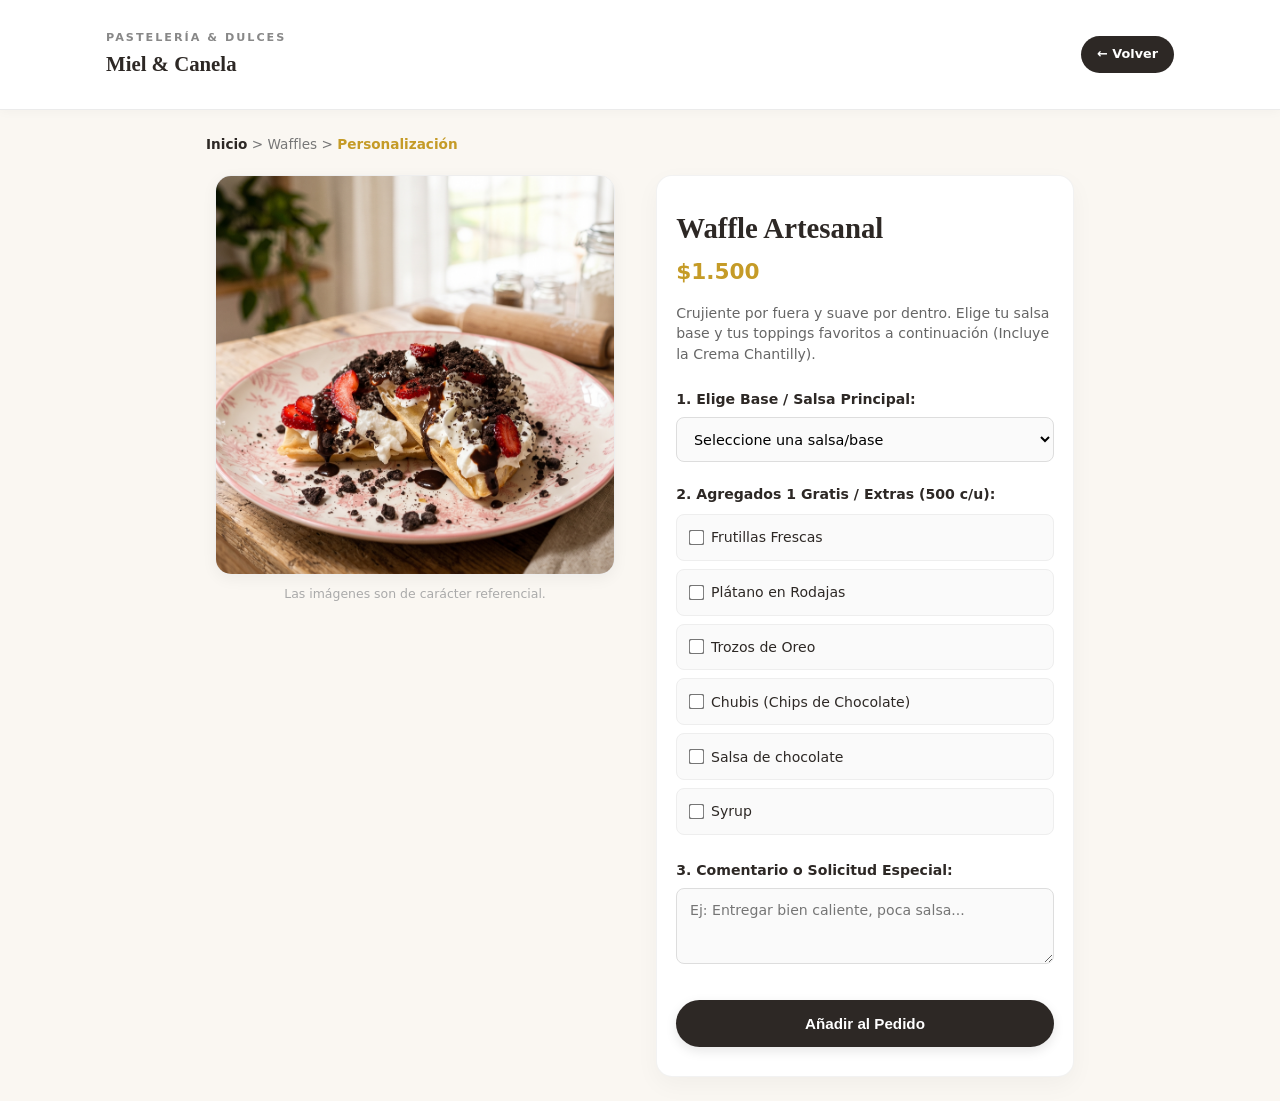
<file: personalizar.html>
<!DOCTYPE html>
<html lang="es">
<head>
  <meta charset="UTF-8">
  <meta name="viewport" content="width=device-width, initial-scale=1.0, maximum-scale=1.0, user-scalable=no">
  <title>Personaliza tu Waffle | Miel & Canela</title>
  
  <!-- Estilos principales de la web -->
  <link rel="stylesheet" href="style.css">

  <style>
    /* ESTILOS RESPONSIVOS PARA MÓVILES */
    .custom-container {
      padding: 1.5rem 1rem;
      max-width: 900px;
      margin: 0 auto;
      box-sizing: border-box;
    }

    .custom-grid {
      display: grid;
      grid-template-columns: repeat(auto-fit, minmax(280px, 1fr));
      gap: 2rem;
      align-items: start;
    }

    .custom-card {
      background: #fff;
      padding: 1.8rem 1.2rem;
      border-radius: 16px;
      border: 1px solid rgba(0,0,0,0.05);
      box-shadow: 0 8px 25px rgba(0,0,0,0.04);
      box-sizing: border-box;
    }

    /* Adaptaciones específicas para pantallas pequeñas (Celulares) */
    @media (max-width: 600px) {
      .custom-container {
        padding: 1rem 0.8rem;
      }

      .custom-grid {
        grid-template-columns: 1fr; /* Una sola columna fluida */
        gap: 1.2rem;
      }

      .custom-card {
        padding: 1.2rem 1rem; /* Padding más ajustado para aprovechar espacio */
        border-radius: 12px;
      }

      .custom-title {
        font-size: 1.6rem !important;
      }

      .custom-price {
        font-size: 1.25rem !important;
      }

      /* Botón de acción grande y cómodo para tocar con el pulgar */
      .btn-submit-mobile {
        padding: 1.1rem !important;
        font-size: 1.05rem !important;
      }

      /* Ajuste de etiquetas de checkboxes */
      .extra-item-label {
        padding: 0.75rem 0.6rem !important;
        font-size: 0.88rem !important;
      }
    }
  </style>
</head>
<body>

  <!-- NAVEGACIÓN COMPACTA -->
  <header class="navbar">
    <div class="nav-container" style="display: flex; justify-content: space-between; align-items: center; max-width: 1100px; margin: 0 auto; padding: 0.8rem 1rem;">
      <a href="index.html" class="brand" style="text-decoration: none; color: inherit;">
        <span class="brand-sub" style="display: block; font-size: 0.7rem; letter-spacing: 2px; color: #888;">PASTELERÍA & DULCES</span>
        <h1 class="brand-title" style="font-family: 'Playfair Display', serif; font-size: 1.3rem; margin: 0;">Miel & Canela</h1>
      </a>
      
      <a href="index.html" class="btn" style="text-decoration: none; padding: 0.5rem 1rem; background: #2D2825; color: #fff; border-radius: 50px; font-weight: 600; font-size: 0.8rem; white-space: nowrap;">
        ← Volver
      </a>
    </div>
  </header>

  <!-- SECCIÓN PRINCIPAL DE PERSONALIZACIÓN -->
  <main class="custom-container">
    
    <!-- Migas de pan -->
    <nav style="font-size: 0.85rem; color: #777; margin-bottom: 1.2rem; overflow-x: auto; white-space: nowrap;">
      <a href="index.html" style="color: #2D2825; text-decoration: none; font-weight: 600;">Inicio</a> 
      &gt; <span>Waffles</span> &gt; <strong style="color: #C59B27;">Personalización</strong>
    </nav>

    <div class="custom-grid">
      
      <!-- FOTO E INFORMACIÓN DEL PRODUCTO -->
      <div>
        <div style="border-radius: 16px; overflow: hidden; background: #fafafa; border: 1px solid #eee; aspect-ratio: 1/1; box-shadow: 0 4px 15px rgba(0,0,0,0.05); width: 100%; max-width: 400px; margin: 0 auto;">
          <img id="waffleImg" src="waffles.jpg" alt="Waffle Artesanal" style="width: 100%; height: 100%; object-fit: cover;" onerror="this.src='https://via.placeholder.com/400x400?text=Waffle+Artesanal'">
        </div>
        <p style="font-size: 0.78rem; color: #aaa; text-align: center; margin-top: 0.6rem;">
          Las imágenes son de carácter referencial.
        </p>
      </div>

      <!-- FORMULARIO DE SELECCIÓN Y EXTRAS -->
      <div class="custom-card">
        <h2 class="custom-title" style="font-family: 'Playfair Display', serif; font-size: 1.8rem; margin: 0 0 0.3rem 0; color: #2D2825;">
          Waffle Artesanal
        </h2>
        <p class="custom-price" style="font-size: 1.35rem; font-weight: 700; color: #C59B27; margin: 0 0 0.8rem 0;">
          $1.500
        </p>
        <p style="color: #666; font-size: 0.88rem; line-height: 1.45; margin-bottom: 1.5rem;">
          Crujiente por fuera y suave por dentro. Elige tu salsa base y tus toppings favoritos a continuación (Incluye la Crema Chantilly).
        </p>

        <form id="waffleCustomForm">
          
          <!-- 1. SALSA PRINCIPAL -->
          <div style="margin-bottom: 1.3rem;">
            <label style="display: block; font-weight: 700; margin-bottom: 0.4rem; color: #2D2825; font-size: 0.88rem;">
              1. Elige Base / Salsa Principal:
            </label>
            <select id="waffleSauce" style="width: 100%; padding: 0.8rem; border: 1px solid #ddd; border-radius: 8px; font-size: 0.9rem; font-family: inherit; background: #fafafa; box-sizing: border-box;">
                <option value="" selected disabled>Seleccione una salsa/base</option>
                <option value="Crema Chantilly" >Crema Chantilly</option>
            </select>
          </div>

          <!-- 2. EXTRAS / TOPPINGS -->
          <div style="margin-bottom: 1.5rem;">
            <label style="display: block; font-weight: 700; margin-bottom: 0.5rem; color: #2D2825; font-size: 0.88rem;">
              2. Agregados 1 Gratis / Extras (500 c/u):
            </label>
            <div style="display: flex; flex-direction: column; gap: 0.5rem; font-size: 0.88rem;">
              <label class="extra-item-label" style="display: flex; align-items: center; justify-content: space-between; cursor: pointer; padding: 0.7rem 0.8rem; background: #fafafa; border: 1px solid #eee; border-radius: 8px; box-sizing: border-box;">
                <span style="display: flex; align-items: center; gap: 0.5rem;">
                  <input type="checkbox" class="waffle-extra" value="Frutillas Frescas" data-price="500" style="transform: scale(1.2);"> Frutillas Frescas
              </label>

              </label>
                <label class="extra-item-label" style="display: flex; align-items: center; justify-content: space-between; cursor: pointer; padding: 0.7rem 0.8rem; background: #fafafa; border: 1px solid #eee; border-radius: 8px; box-sizing: border-box;">
                <span style="display: flex; align-items: center; gap: 0.5rem;">
                  <input type="checkbox" class="waffle-extra" value="Plátano en Rodajas" data-price="500" style="transform: scale(1.2);"> Plátano en Rodajas
                </span>
              </label>

              <label class="extra-item-label" style="display: flex; align-items: center; justify-content: space-between; cursor: pointer; padding: 0.7rem 0.8rem; background: #fafafa; border: 1px solid #eee; border-radius: 8px; box-sizing: border-box;">
                <span style="display: flex; align-items: center; gap: 0.5rem;">
                  <input type="checkbox" class="waffle-extra" value="Trozos de Oreo" data-price="500" style="transform: scale(1.2);"> Trozos de Oreo
                </span>
              </label>

              </label>
                <label class="extra-item-label" style="display: flex; align-items: center; justify-content: space-between; cursor: pointer; padding: 0.7rem 0.8rem; background: #fafafa; border: 1px solid #eee; border-radius: 8px; box-sizing: border-box;">
                <span style="display: flex; align-items: center; gap: 0.5rem;">
                  <input type="checkbox" class="waffle-extra" value="Plátano en Rodajas" data-price="500" style="transform: scale(1.2);"> Chubis (Chips de Chocolate)
                </span>
              </label>

                </label>
                <label class="extra-item-label" style="display: flex; align-items: center; justify-content: space-between; cursor: pointer; padding: 0.7rem 0.8rem; background: #fafafa; border: 1px solid #eee; border-radius: 8px; box-sizing: border-box;">
                <span style="display: flex; align-items: center; gap: 0.5rem;">
                  <input type="checkbox" class="waffle-extra" value="Salsa de chocolate" data-price="500" style="transform: scale(1.2);"> Salsa de chocolate
                </span>
              </label>
              
                <label class="extra-item-label" style="display: flex; align-items: center; justify-content: space-between; cursor: pointer; padding: 0.7rem 0.8rem; background: #fafafa; border: 1px solid #eee; border-radius: 8px; box-sizing: border-box;">
                <span style="display: flex; align-items: center; gap: 0.5rem;">
                  <input type="checkbox" class="waffle-extra" value="Syrup" data-price="500" style="transform: scale(1.2);"> Syrup
                </span>
              </label>

            </div>
          </div>

          <!-- 3. COMENTARIO -->
          <div style="margin-bottom: 1.8rem;">
            <label style="display: block; font-weight: 700; margin-bottom: 0.4rem; color: #2D2825; font-size: 0.88rem;">
              3. Comentario o Solicitud Especial:
            </label>
            <textarea id="waffleNotes" rows="3" placeholder="Ej: Entregar bien caliente, poca salsa..." style="width: 100%; padding: 0.8rem; border: 1px solid #ddd; border-radius: 8px; font-family: inherit; font-size: 0.88rem; resize: vertical; box-sizing: border-box; background: #fafafa;"></textarea>
          </div>

          <!-- BOTÓN DE GUARDAR Y PEDIR -->
          <button type="submit" class="btn-submit-mobile" style="width: 100%; background: #2D2825; color: #fff; border: none; padding: 0.95rem; border-radius: 50px; font-weight: 700; font-size: 0.95rem; cursor: pointer; box-shadow: 0 4px 12px rgba(0,0,0,0.1);">
            Añadir al Pedido
          </button>

        </form>
      </div>

    </div>
  </main>

  <script>

    document.getElementById("waffleCustomForm").addEventListener("submit", (e) => {
  e.preventDefault();

  const sauce = document.getElementById("waffleSauce").value;
  const extras = Array.from(document.querySelectorAll(".waffle-extra:checked"));
  
  let extraNames = [];
  let extraPrice = 0;

  // Lógica: Máximo 1 incluidos (gratis), los demás cobran $500
  extras.forEach((cb, index) => {
    const isFree = index < 1; // Los primeros son gratis
    const priceUnit = parseInt(cb.dataset.price || "500");

    if (isFree) {
      extraNames.push(`${cb.value} (Incluido)`);
    } else {
      extraNames.push(`${cb.value} (+$${priceUnit})`);
      extraPrice += priceUnit; // Se suma al total a partir del 3er agregado
    }
  });

  const notes = document.getElementById("waffleNotes").value.trim();

  // Resumen del producto
  let details = [`Salsa: ${sauce}`];
  if (extraNames.length > 0) details.push(`Extras: ${extraNames.join(", ")}`);
  if (notes) details.push(`Nota: ${notes}`);

  const item = {
    id: "waffle_" + Date.now(),
    name: `Waffle Artesanal (${details.join(" | ")})`,
    price: 1500 + extraPrice, // Base + extras adicionales
    qty: 1
  };

  // Guardar en LocalStorage y volver a la carta
  let cart = JSON.parse(localStorage.getItem("miel_cart") || "[]");
  cart.push(item);
  localStorage.setItem("miel_cart", JSON.stringify(cart));

  window.location.href = "index.html?cart=open";
});
  </script>
</body>
</html>
</file>
<file: style.css>
:root {
  --bg-primary: #FAF7F2;
  --bg-card: #FFFFFF;
  --accent-gold: #C59B27;
  --accent-rose: #E8D3C6;
  --text-dark: #2D2825;
  --text-muted: #6B635E;
  --border-subtle: #EBE5DF;
  --primary-hover: #413832;
  --font-serif: 'Playfair Display', Georgia, serif;
  --font-sans: 'Plus Jakarta Sans', system-ui, sans-serif;
  --shadow-sm: 0 4px 12px rgba(0, 0, 0, 0.05);
  --shadow-md: 0 8px 24px rgba(0, 0, 0, 0.08);
}

* {
  margin: 0;
  padding: 0;
  box-sizing: border-box;
}

body {
  font-family: var(--font-sans);
  background-color: var(--bg-primary);
  color: var(--text-dark);
  line-height: 1.6;
}

.container {
  width: 90%;
  max-width: 1200px;
  margin: 0 auto;
}

/* Navbar */
.navbar {
  /* Fondo blanco suave o crema que resalta sobre el fondo general */
  background: #FFFFFF; 
  /* Si prefieres un tono vainilla cálido: background: #F4EFEB; */
  
  border-bottom: 1px solid rgba(0, 0, 0, 0.08); /* Línea sutil de separación */
  box-shadow: 0 2px 10px rgba(0, 0, 0, 0.03);   /* Sombra tenue que le da volumen */
  position: sticky;
  top: 0;
  z-index: 100;
  padding: 1rem 0;
}
.nav-container {
  width: 90%;
  max-width: 1200px;
  margin: 0 auto;
  display: flex;
  justify-content: space-between;
  align-items: center;
}
.brand {
  text-decoration: none;
  color: var(--text-dark);
  display: flex;
  flex-direction: column;
}
.brand-sub {
  font-size: 0.75rem;
  letter-spacing: 2px;
  text-transform: uppercase;
  color: var(--accent-gold);
  font-weight: 600;
}
.brand-title {
  font-family: var(--font-serif);
  font-size: 1.5rem;
  font-weight: 700;
}
.nav-links a {
  text-decoration: none;
  color: var(--text-dark);
  margin: 0 1rem;
  font-weight: 500;
  transition: color 0.2s;
}
.nav-links a:hover {
  color: var(--accent-gold);
}
/* Estilo base del botón de canasta */
.cart-trigger-btn {
  cursor: pointer;
  pointer-events: auto !important; /* Asegura que siempre reciba clics */
  z-index: 1000;                   /* Por encima del contenido y navbar */
}

/* Solo se oculta cuando el panel lateral está abierto */
.cart-drawer.open ~ .cart-trigger-btn,
body.cart-is-open .cart-trigger-btn {
  display: none;
}

.cart-trigger-btn {
  background: var(--text-dark, #2D2825);
  color: #fff;
  border: none;
  padding: 0.6rem 1.2rem;
  border-radius: 50px;
  font-weight: 600;
  cursor: pointer;
  display: flex;
  align-items: center;
  gap: 0.5rem;
  box-shadow: 0 4px 12px rgba(0, 0, 0, 0.15);
  transition: transform 0.2s ease, background 0.2s ease;
  z-index: 990;
}

.cart-trigger-btn:hover {
  transform: scale(1.05);
}

.cart-badge {
  background: #C59B27;
  color: #fff;
  font-size: 0.75rem;
  font-weight: 700;
  min-width: 20px;
  height: 20px;
  line-height: 20px;
  border-radius: 50%;
  text-align: center;
  padding: 0 4px;
}

/* =========================================================
   VERSIÓN FLOTANTE PROFESIONAL ARRIBA A LA DERECHA EN MÓVILES
   ========================================================= */
@media (max-width: 768px) {
  .cart-trigger-btn {
    position: fixed;        /* Queda siempre visible en pantalla */
    top: 16px;              /* Separación desde arriba */
    right: 16px;            /* Separación desde la derecha */
    width: 48px;
    height: 48px;
    padding: 0;
    border-radius: 50%;     /* Círculo perfecto tipo burbuja */
    justify-content: center;
    background: #2D2825;
    box-shadow: 0 6px 18px rgba(0, 0, 0, 0.25);
  }

  /* Ocultamos la palabra "Canasta" en celular para que solo quede el icono */
  .cart-text {
    display: none;
  }

  .cart-icon {
    width: 22px;
    height: 22px;
  }

  /* La insignia con el número montada en la esquina superior derecha del círculo */
  .cart-badge {
    position: absolute;
    top: -4px;
    right: -4px;
    background: #C59B27;
    color: #fff;
    border: 2px solid #FAF7F2; /* Borde sutil que le da profundidad */
    font-size: 0.7rem;
    min-width: 19px;
    height: 19px;
    line-height: 15px;
  }
}

/* Hero */
.hero {
  background: #F4EFEB; /* Vainilla / Lino suave */
  border-bottom: 1px solid var(--border-subtle);
  padding: 5rem 1rem 4rem;
  text-align: center;
}
.pill-badge {
  background: var(--accent-rose);
  padding: 0.4rem 1rem;
  border-radius: 50px;
  font-size: 0.85rem;
  font-weight: 600;
  color: var(--text-dark);
  display: inline-block;
  margin-bottom: 1.2rem;
}
.hero h1 {
  font-family: var(--font-serif);
  font-size: 2.8rem;
  line-height: 1.2;
  margin-bottom: 1rem;
}
.hero p {
  color: var(--text-muted);
  font-size: 1.1rem;
  margin-bottom: 2rem;
}
.hero-cta-group {
  display: flex;
  justify-content: center;
  gap: 1rem;
}
.btn {
  text-decoration: none;
  padding: 0.8rem 1.6rem;
  border-radius: 8px;
  font-weight: 600;
  cursor: pointer;
  display: inline-block;
  border: none;
  font-size: 0.95rem;
  transition: transform 0.2s, background 0.2s;
}
.btn:hover {
  transform: translateY(-2px);
}
.btn-primary {
  background: var(--text-dark);
  color: #fff;
}
.btn-outline {
  border: 1.5px solid var(--text-dark);
  color: var(--text-dark);
  background: transparent;
}
.btn-whatsapp {
  background: #25D366;
  color: #fff;
}

/* Catálogo & Filtros */
.menu-section {
  padding: 4rem 0;
}
.section-header {
  text-align: center;
  margin-bottom: 2.5rem;
}
.section-tag {
  text-transform: uppercase;
  color: var(--accent-gold);
  letter-spacing: 1.5px;
  font-weight: 700;
  font-size: 0.8rem;
}
.section-header h2 {
  font-family: var(--font-serif);
  font-size: 2.2rem;
  margin-top: 0.3rem;
}
.section-header p {
  color: var(--text-muted);
}
.filter-pills {
  display: flex;
  justify-content: center;
  flex-wrap: wrap;
  gap: 0.6rem;
  margin-bottom: 3rem;
}
.filter-btn {
  background: #fff;
  border: 1px solid var(--border-subtle);
  padding: 0.5rem 1.2rem;
  border-radius: 30px;
  font-size: 0.9rem;
  cursor: pointer;
  font-weight: 500;
  transition: all 0.2s;
}
.filter-btn.active, .filter-btn:hover {
  background: var(--text-dark);
  color: #fff;
  border-color: var(--text-dark);
}

/* Tarjetas de Producto */
.product-grid {
  display: flex;
  flex-wrap: wrap;
  justify-content: center; /* 👈 Esto centra las tarjetas en la pantalla */
  gap: 2rem;
  margin: 0 auto;
}

.product-card {
  width: 100%;
  max-width: 320px; /* Ancho ideal para cada tarjeta */
  background: var(--bg-card);
  border-radius: 12px;
  overflow: hidden;
  box-shadow: var(--shadow-sm);
  display: flex;
  flex-direction: column;
  transition: transform 0.2s, box-shadow 0.2s;
  border: 1px solid var(--border-subtle);
}
.product-card:hover {
  transform: translateY(-4px);
  box-shadow: var(--shadow-md);
}
.card-img-container {
  height: 220px;
  width: 100%;
  position: relative;
  background: #eee;
}
.card-img {
  width: 100%;
  height: 100%;
  object-fit: cover;
}
.card-badge {
  position: absolute;
  top: 12px;
  right: 12px;
  background: rgba(255, 255, 255, 0.9);
  padding: 0.2rem 0.6rem;
  border-radius: 4px;
  font-size: 0.75rem;
  font-weight: 700;
  color: var(--text-dark);
}
.card-body {
  padding: 1.5rem;
  display: flex;
  flex-direction: column;
  flex-grow: 1;
}
.card-title {
  font-family: var(--font-serif);
  font-size: 1.25rem;
  margin-bottom: 0.4rem;
}
.card-desc {
  font-size: 0.9rem;
  color: var(--text-muted);
  margin-bottom: 1.2rem;
  flex-grow: 1;
}
.card-footer {
  display: flex;
  justify-content: space-between;
  align-items: center;
}
.card-price {
  font-weight: 700;
  font-size: 1.2rem;
  color: var(--text-dark);
}
.btn-add {
  background: #e5e2c2;
  color: #ffffff;
  border: none;
  padding: 0.5rem 1rem;
  border-radius: 50px;
  font-weight: 600;
  font-size: 0.85rem;
  cursor: pointer;
  text-decoration: none;
  display: inline-block;
  text-align: center;
  transition: background 0.2s ease;
}

.btn-add:hover {
  background: #C59B27;
}

/* Eventos */
.events-section {
  padding: 2rem 0 4rem;
}
.events-card {
  background: #fff;
  border: 1px solid var(--border-subtle);
  border-radius: 16px;
  padding: 3rem;
  display: flex;
  justify-content: space-between;
  align-items: center;
  flex-wrap: wrap;
  gap: 2rem;
}
.events-info {
  max-width: 600px;
}
.events-info h2 {
  font-family: var(--font-serif);
  font-size: 1.8rem;
  margin: 0.5rem 0;
}

/* Footer */
.footer {
  background: #25201D;
  color: #D6CEC7;
  padding: 3.5rem 0;
  font-size: 0.9rem;
}
.footer-content {
  display: grid;
  grid-template-columns: repeat(auto-fit, minmax(220px, 1fr));
  gap: 2rem;
}
.footer-col h3, .footer-col h4 {
  color: #fff;
  margin-bottom: 0.8rem;
  font-family: var(--font-serif);
}

/* Carrito Drawer */
.cart-backdrop {
  position: fixed;
  inset: 0;
  background: rgba(0, 0, 0, 0.4);
  backdrop-filter: blur(2px);
  opacity: 0;
  visibility: hidden;
  transition: all 0.3s ease;
  z-index: 998;
}
.cart-backdrop.show {
  opacity: 1;
  visibility: visible;
}
.cart-drawer {
  position: fixed;
  top: 0;
  right: -420px;
  width: 100%;
  max-width: 400px;
  height: 100%;
  background: #fff;
  box-shadow: -4px 0 20px rgba(0,0,0,0.15);
  transition: right 0.3s ease;
  z-index: 999;
  display: flex;
  flex-direction: column;
}
.cart-drawer.open {
  right: 0;
}
.cart-header {
  padding: 1.2rem;
  border-bottom: 1px solid var(--border-subtle);
  display: flex;
  justify-content: space-between;
  align-items: center;
}
.close-cart-btn {
  background: none;
  border: none;
  font-size: 1.8rem;
  cursor: pointer;
  line-height: 1;
}
.cart-items {
  flex-grow: 1;
  overflow-y: auto;
  padding: 1.2rem;
}
.cart-item-row {
  display: flex;
  justify-content: space-between;
  align-items: center;
  padding: 0.8rem 0;
  border-bottom: 1px solid var(--border-subtle);
}
.cart-item-info h4 {
  font-size: 0.95rem;
}
.cart-item-info p {
  font-size: 0.85rem;
  color: var(--text-muted);
}
.cart-item-qty {
  display: flex;
  align-items: center;
  gap: 0.4rem;
}
.qty-btn {
  background: #f0f0f0;
  border: none;
  width: 26px;
  height: 26px;
  border-radius: 50%;
  cursor: pointer;
  font-weight: 700;
}
.cart-footer {
  padding: 1.2rem;
  background: var(--bg-primary);
  border-top: 1px solid var(--border-subtle);
}
.cart-total-row {
  display: flex;
  justify-content: space-between;
  font-weight: 700;
  font-size: 1.2rem;
  margin-bottom: 1rem;
}
.cart-form input, .cart-form textarea {
  width: 100%;
  padding: 0.6rem;
  border: 1px solid var(--border-subtle);
  border-radius: 6px;
  margin-bottom: 0.6rem;
  font-family: inherit;
  font-size: 0.85rem;
}
.btn-whatsapp-full {
  width: 100%;
  background: #25D366;
  color: white;
  border: none;
  padding: 0.8rem;
  border-radius: 8px;
  font-weight: 700;
  cursor: pointer;
  font-size: 0.95rem;
}

/* Sección Opiniones */
.testimonials-section {
  padding: 4rem 0 5rem;
  background-color: var(--bg-primary);
}

.testimonials-grid {
  display: grid;
  grid-template-columns: repeat(auto-fit, minmax(280px, 1fr));
  gap: 2rem;
}

.testimonial-card {
  background: var(--bg-card);
  border: 1px solid var(--border-subtle);
  border-radius: 14px;
  padding: 2rem 1.8rem;
  box-shadow: var(--shadow-sm);
  display: flex;
  flex-direction: column;
  justify-content: space-between;
  transition: transform 0.2s, box-shadow 0.2s;
}

.testimonial-card:hover {
  transform: translateY(-3px);
  box-shadow: var(--shadow-md);
}

.testimonial-stars {
  color: var(--accent-gold);
  font-size: 1.1rem;
  letter-spacing: 2px;
  margin-bottom: 1rem;
}

.testimonial-text {
  font-style: italic;
  color: var(--text-dark);
  font-size: 0.95rem;
  line-height: 1.6;
  margin-bottom: 1.5rem;
}

.testimonial-author strong {
  display: block;
  font-size: 0.95rem;
  color: var(--text-dark);
}

.testimonial-author span {
  font-size: 0.8rem;
  color: var(--text-muted);
}
.cart-input-select {
  width: 100%;
  padding: 0.65rem;
  border: 1px solid var(--border-subtle);
  border-radius: 6px;
  margin-bottom: 0.6rem;
  font-family: inherit;
  font-size: 0.85rem;
  background-color: #fff;
  color: var(--text-dark);
}

.btn-geo {
  width: 100%;
  background: #f0ebe4;
  border: 1px solid var(--border-subtle);
  padding: 0.45rem;
  border-radius: 6px;
  font-size: 0.8rem;
  cursor: pointer;
  margin-bottom: 0.6rem;
  transition: background 0.2s;
}

.btn-geo:hover {
  background: #e2dbd2;
}

.pickup-hint {
  font-size: 0.75rem;
  color: var(--text-muted);
  margin-top: -0.3rem;
  margin-bottom: 0.6rem;
  line-height: 1.3;
}


/* ========================================================
   AJUSTE PERFECTO PARA CELULARES Y DISPOSITIVOS MÓVILES
   ======================================================== */

/* 1. Evitar cualquier desbordamiento horizontal en el sitio */
html, body {
  overflow-x: hidden;
  width: 100%;
}

@media (max-width: 768px) {
  /* 2. Barra de navegación compacta y sin tapar contenido */
  .navbar {
    position: relative; /* En móviles es mejor que no sea sticky para que no tape 1/3 de la pantalla */
    padding: 0.8rem 1rem;
  }

  .nav-container {
    flex-direction: column;
    align-items: center;
    gap: 0.6rem;
  }

  .brand {
    align-items: center;
    text-align: center;
  }

  .brand-sub, .brand-tagline {
    font-size: 0.65rem;
    letter-spacing: 2px;
  }

  .brand-title, .brand-name {
    font-size: 1.35rem;
  }

  /* Enlaces de navegación en una sola línea ordenada o en dos parejas */
  .nav-links {
    display: flex;
    justify-content: center;
    align-items: center;
    flex-wrap: wrap;
    gap: 0.5rem 0.8rem;
    margin: 0.2rem 0;
  }

  .nav-links a {
    margin: 0;
    font-size: 0.8rem;
    white-space: nowrap;
  }

  /* Botón de Canasta más estilizado */
  .cart-trigger-btn {
    padding: 0.4rem 1.1rem;
    font-size: 0.85rem;
  }

  /* 3. Hero / Portada adaptada para que no quede aplastada */
  .hero {
    padding: 2.5rem 1.2rem 2.5rem; /* Menos relleno superior e inferior */
  }

  .hero h1 {
    font-size: 1.75rem; /* Tamaño proporcional para que no se corte */
    line-height: 1.25;
  }

  .hero p {
    font-size: 0.95rem;
    line-height: 1.5;
    padding: 0 0.5rem;
  }

  .hero-cta-group {
    flex-direction: column; /* Botones uno arriba del otro en celular */
    gap: 0.75rem;
    width: 100%;
    max-width: 280px;
    margin: 1.5rem auto 0;
  }

  .hero-cta-group .btn {
    width: 100%;
    text-align: center;
  }

  /* 4. Título de la Carta ("Descubre Nuestras Creaciones") */
  .section-header h2 {
    font-size: 1.6rem;
    line-height: 1.2;
    padding: 0 1rem;
    word-break: break-word; /* Evita que palabras largas se salgan */
  }

  .section-header p {
    font-size: 0.88rem;
    padding: 0 1rem;
  }

  /* 5. Asegurar que el catálogo no se desborde */
  .product-grid {
    padding: 0 1rem;
  }
}

/* Ocultar la burbuja flotante cuando el carrito lateral esté abierto */
body:has(.cart-drawer.open) .cart-trigger-btn {
  opacity: 0;
  pointer-events: none;
  transform: scale(0.8);
}

.subfilter-btn {
  background-color: #f7f7f7;
  color: #555555;
  border: 1px solid #e0e0e0;
  padding: 0.45rem 1.1rem;
  border-radius: 50px;
  font-size: 0.85rem;
  font-weight: 500;
  cursor: pointer;
  transition: all 0.2s ease;
  box-shadow: 0 2px 5px rgba(0,0,0,0.03);
}

.subfilter-btn.active {
  background-color: #C59B27;
  color: #ffffff;
  border-color: #C59B27;
}
</file>
